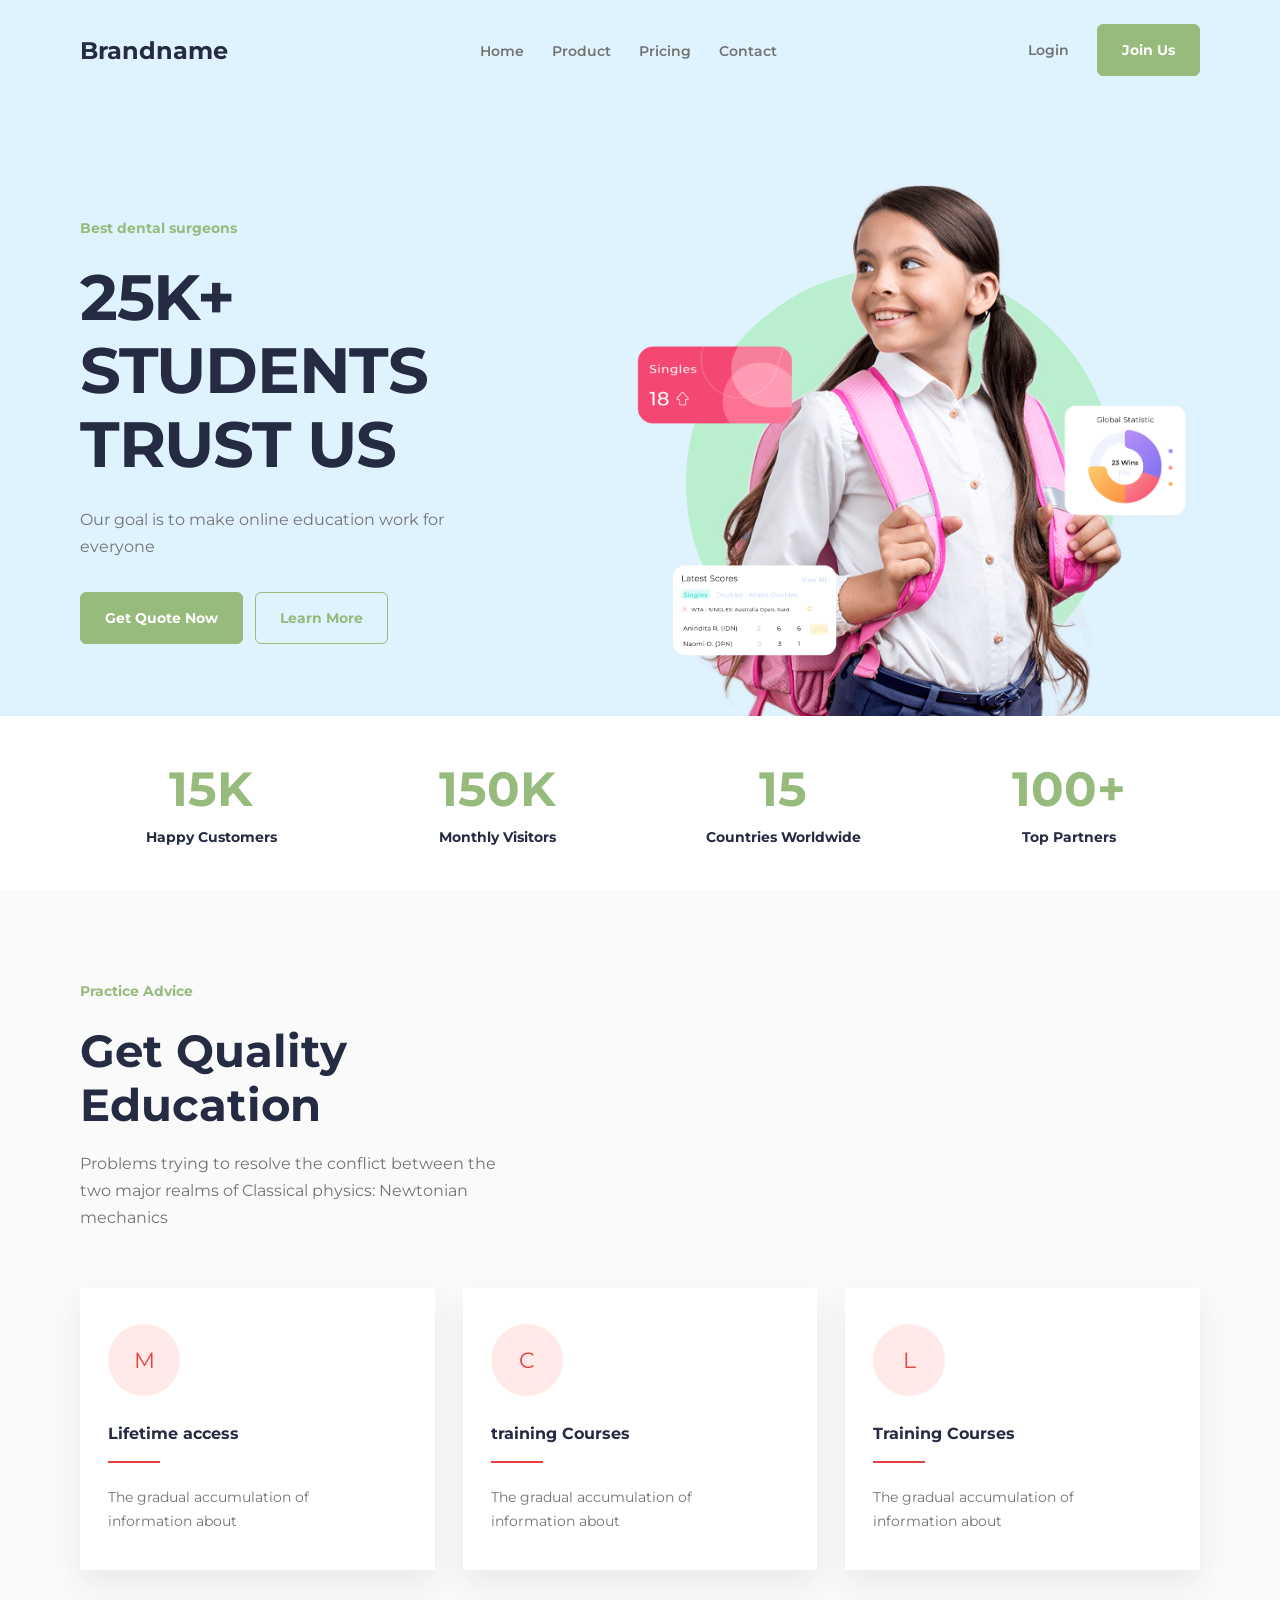
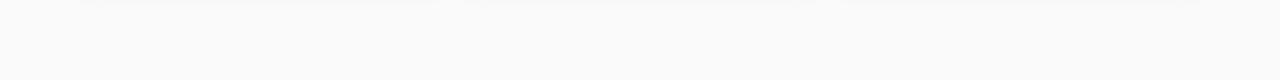
<file: index.html>
<!DOCTYPE html>
<html lang="pt">
<head>
    <meta charset="UTF-8">
    <meta name="viewport" content="width=device-width, initial-scale=1.0">
    <title>BrandName</title>
    <link rel="preconnect" href="https://fonts.googleapis.com">
    <link rel="preconnect" href="https://fonts.gstatic.com" crossorigin>
    <link href="https://fonts.googleapis.com/css2?family=Montserrat:wght@400;500;700;800&display=swap" rel="stylesheet">
    <link rel="stylesheet" href="style.css">
</head>
<body>
    <section class="hero-section">
        <div class="container">
            <header class="navbar">
                <div class="logotipo">Brandname</div>
                <nav class="menu" aria-label="Principal">
                    <ul>
                        <li><a class="item-link" href="#">Home</a></li>
                        <li><a class="item-link" href="products/product.html">Product</a></li>
                        <li><a class="item-link" href="#">Pricing</a></li>
                        <li><a class="item-link" href="contacts/contact.html">Contact</a></li>
                    </ul>
                </nav>
                <div class="nav-auth">
                    <a href="#" class="btn-login">Login</a>
                    <a href="#" class="btn btn-primary">Join Us</a>
                </div>
            </header>

            <div class="hero">
                <section class="hero-content">
                    <p class="section-kicker">Best dental surgeons</p>
                    <h1>25K+ STUDENTS TRUST US</h1>
                    <p class="hero-description">Our goal is to make online education work for everyone</p>
                    <div class="hero-actions">
                        <a href="#" class="btn btn-primary">Get Quote Now</a>
                        <a href="#" class="btn btn-secondary">Learn More</a>
                    </div>
                </section>

                <section class="hero-visual" aria-label="Destaques visuais">
                    <div class="visual-circle"></div>
                    <img class="student-image" src="images/technology.png" alt="Estudante sorrindo com mochila">
                    <img class="floating-card single" src="images/Singles.png" alt="Cartao com destaque de singles">
                    <img class="floating-card scores" src="images/Scores.png" alt="Cartao com ultimas pontuacoes">
                    <img class="floating-card global-statics" src="images/Statistic.png" alt="Cartao com estatisticas globais">
                </section>
            </div>
        </div>
    </section>

    <section class="stats-section">
        <div class="container stats-grid">
            <article class="stat-item">
                <h2>15K</h2>
                <p>Happy Customers</p>
            </article>
            <article class="stat-item">
                <h2>150K</h2>
                <p>Monthly Visitors</p>
            </article>
            <article class="stat-item">
                <h2>15</h2>
                <p>Countries Worldwide</p>
            </article>
            <article class="stat-item">
                <h2>100+</h2>
                <p>Top Partners</p>
            </article>
        </div>
    </section>

    <section class="education-section">
        <div class="container">
            <div class="section-heading">
                <p class="section-kicker">Practice Advice</p>
                <h2>Get Quality Education</h2>
                <p class="section-description">Problems trying to resolve the conflict between the two major realms of Classical physics: Newtonian mechanics</p>
            </div>
            <div class="card-grid">
                <article class="feature-card">
                    <div class="card-icon">M</div>
                    <h3>Lifetime access</h3>
                    <span class="card-line"></span>
                    <p>The gradual accumulation of information about</p>
                </article>
                <article class="feature-card">
                    <div class="card-icon">C</div>
                    <h3>training Courses</h3>
                    <span class="card-line"></span>
                    <p>The gradual accumulation of information about</p>
                </article>
                <article class="feature-card">
                    <div class="card-icon">L</div>
                    <h3>Training Courses</h3>
                    <span class="card-line"></span>
                    <p>The gradual accumulation of information about</p>
                </article>
            </div>
        </div>
    </section>

    <script src="java.js"></script>
</body>
</html>
</file>
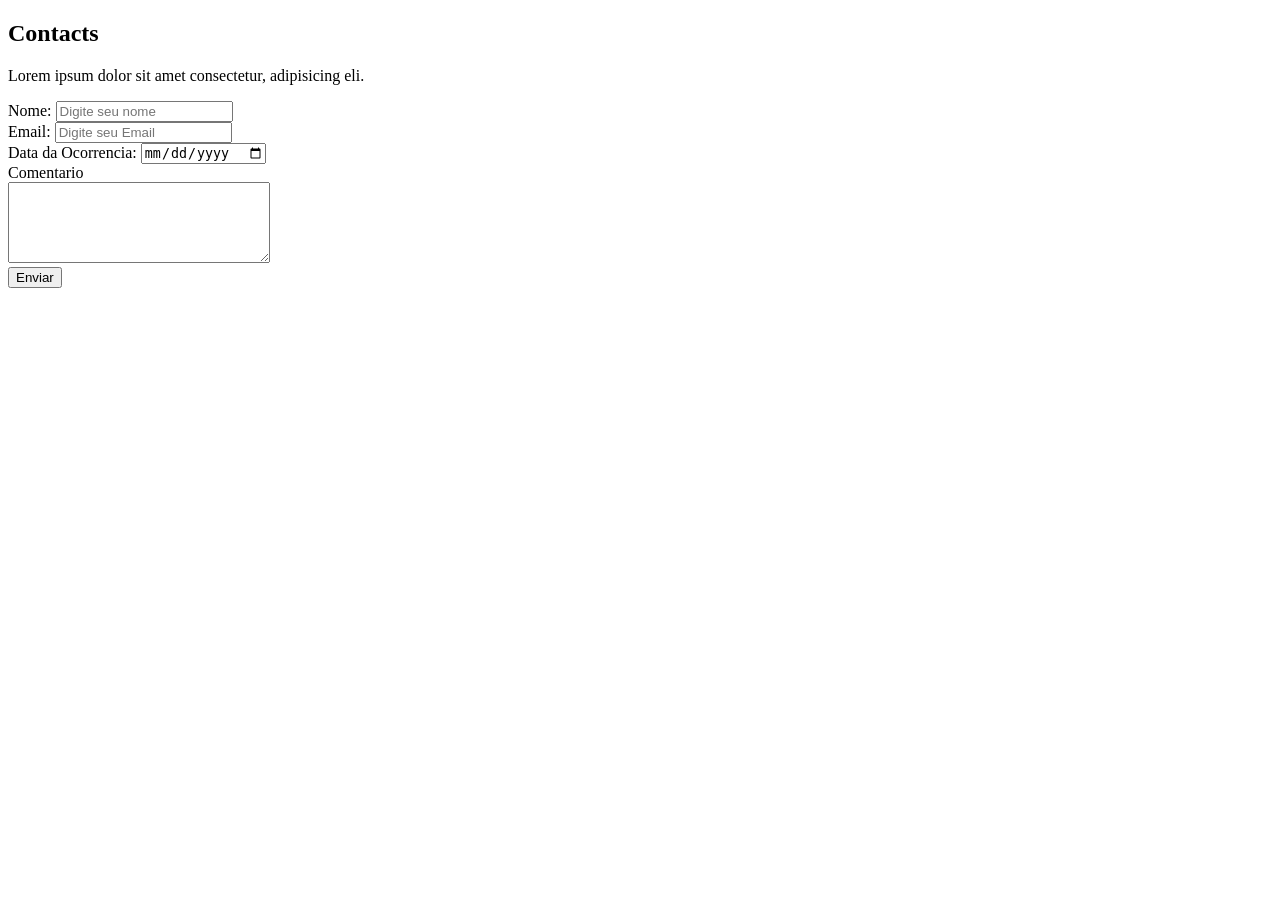
<file: contacts/contact.html>
<!DOCTYPE html>
<html lang="en">
<head>
    <meta charset="UTF-8">
    <meta name="viewport" content="width=device-width, initial-scale=1.0">
    <title>Contact</title>
</head>
<body>
    <section>
        <h1>Contacts</h1>
        <p id="desc">Lorem ipsum dolor sit amet consectetur, adipisicing eli.</p>
        <form>
            <div>
                <label for="caixa-nome">Nome:</label>
                <input type="text" id="caixa-nome" name="nome" placeholder="Digite seu nome" pattern="[A-Za-z]{10}">
            </div>
            <div>
                <label for="caixa-email">Email:</label>
                <input type="email" id="caixa-email" name="email" placeholder="Digite seu Email" required>
            </div>

            <div>
                <label for="caixa-data">Data da Ocorrencia:</label>
                <input type="date" id="caixa-data" name="data" required>
            </div>

            <div>
                <div>
                    <label for="comentario">Comentario</label>
                </div>
                <div>
                    <textarea name="comentario" id="comentario" rows="5" cols="30" required></textarea>
                </div>
            </div>
            <input type="submit" value="Enviar">
        </form>
        <!-- <iframe src="../index.html" frameborder="1"></iframe> -->
         <iframe src="https://www.google.com/maps/embed?pb=!1m18!1m12!1m3!1d4338.529121709758!2d-46.6427157!3d-23.550169099999998!2m3!1f0!2f0!3f0!3m2!1i1024!2i768!4f13.1!3m3!1m2!1s0x94ce584d233d2ff9%3A0x117d2705ed1c17a3!2sAv.%20Nove%20de%20Julho%2C%20455%20-%20Bela%20Vista%2C%20S%C3%A3o%20Paulo%20-%20SP%2C%2001313-000!5e1!3m2!1sen!2sbr!4v1772586998615!5m2!1sen!2sbr" width="600" height="450" style="border:0;" allowfullscreen="" loading="lazy" referrerpolicy="no-referrer-when-downgrade"></iframe>
    </section>

</body>
</html>
</file>
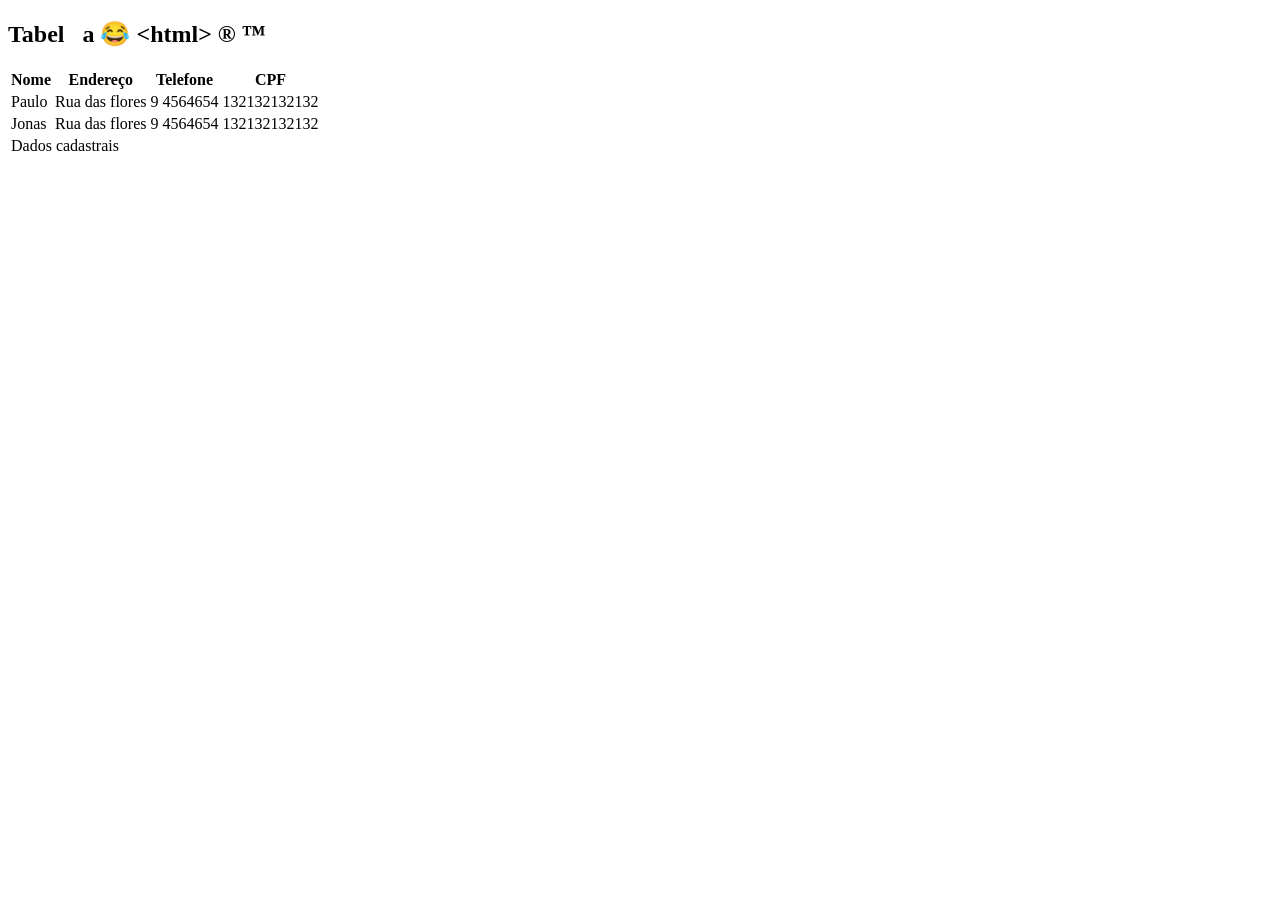
<file: extras/tabela.html>
<!DOCTYPE html>
<html lang="en">
<head>
    <meta charset="UTF-8">
    <meta name="viewport" content="width=device-width, initial-scale=1.0">
    <title>Tabela</title>
</head>
<body>
    <section>
        <h1>Tabel&nbsp;&nbsp;&nbsp;a  &#128514;           &lt;html&gt; &reg; &trade;</h1>
        <table>
            <thead>
                <tr>
                    <th> Nome </th>
                    <th>Endereço</th>
                    <th>Telefone</th>
                    <th>CPF</th>
                </tr>
            </thead>
            <tbody>
                <tr>
                    <td>Paulo</td>
                    <td>Rua das flores</td>
                    <td>9 4564654</td>
                    <td>132132132132</td>
                </tr>
                 <tr>
                    <td>Jonas</td>
                    <td>Rua das flores</td>
                    <td>9 4564654</td>
                    <td>132132132132</td>
                </tr>
            </tbody>
            <tfoot>
                <tr>
                    <td colspan="4"> Dados cadastrais</td>
                </tr>
            </tfoot>
        </table>

    </section>
</body>
</html>
</file>
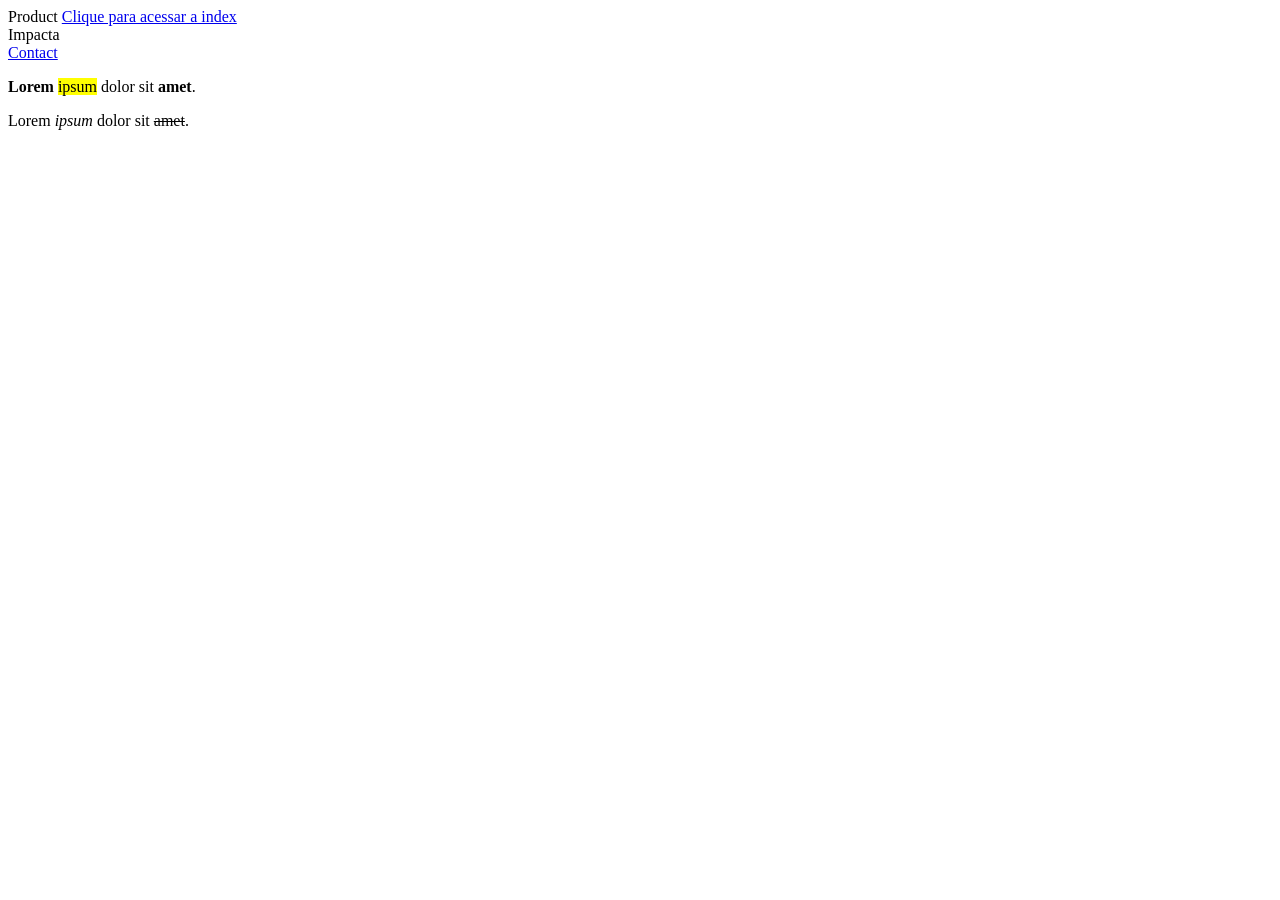
<file: products/product.html>
<!DOCTYPE html>
<html lang="en">
<head>
    <meta charset="UTF-8">
    <meta name="viewport" content="width=device-width, initial-scale=1.0">
    <title>Product</title>
</head>
<body>
    Product
    <a href="../index.html">
        Clique para acessar a index
    </a>
    <div>
        Impacta
    </div>
    <a href="../contacts/contact.html">
        Contact
    </a>

    <p>
       <b>Lorem</b> <mark>ipsum</mark> dolor sit <strong>amet</strong>. 
    </p>

    <p>
       Lorem <i>ipsum</i> dolor sit <del>amet</del>. 
    </p>
    

</body>
</html>
</file>
<file: style.css>
:root {
    --primary-color: #96bb7c;
    --primary-dark: #7faa5f;
    --light-color: #ffffff;
    --hero-bg: #dff3ff;
    --page-bg: #fafafa;
    --brand-color: #252b42;
    --text-muted: #737373;
    --shadow-color: rgba(38, 51, 77, 0.08);
    --accent-red: #e74040;
}

* {
    margin: 0;
    padding: 0;
    box-sizing: border-box;
}

html {
    -webkit-text-size-adjust: 100%;
}

body {
    font-family: "Montserrat", sans-serif;
    background: var(--page-bg);
    color: var(--brand-color);
    overflow-x: hidden;
}

img {
    display: block;
    max-width: 100%;
    height: auto;
}

a {
    text-decoration: none;
}

.container {
    width: min(1120px, calc(100% - 48px));
    margin: 0 auto;
}

.hero-section {
    background: var(--hero-bg);
}

.navbar {
    display: flex;
    align-items: center;
    justify-content: space-between;
    gap: 24px;
    padding: 24px 0;
}

.logotipo {
    font-size: clamp(1.2rem, 2vw, 1.5rem);
    font-weight: 700;
    color: var(--brand-color);
}

.menu ul,
.nav-auth {
    display: flex;
    align-items: center;
    gap: 28px;
    list-style: none;
}

.menu ul {
    flex-wrap: wrap;
    justify-content: center;
}

.item-link,
.btn-login {
    color: var(--text-muted);
    font-size: 0.9rem;
    font-weight: 600;
}

.item-link:hover,
.btn-login:hover {
    color: var(--brand-color);
}

.btn {
    display: inline-flex;
    align-items: center;
    justify-content: center;
    gap: 8px;
    min-height: 52px;
    padding: 0 24px;
    border-radius: 6px;
    font-size: 0.9rem;
    font-weight: 700;
    transition: 0.2s ease;
    text-align: center;
}

.btn-primary {
    background: var(--primary-color);
    color: var(--light-color);
    border: 1px solid var(--primary-color);
}

.btn-primary:hover {
    background: var(--primary-dark);
    border-color: var(--primary-dark);
}

.btn-secondary {
    color: var(--primary-color);
    border: 1px solid var(--primary-color);
    background: transparent;
}

.btn-secondary:hover {
    background: rgba(150, 187, 124, 0.08);
}

.hero {
    display: grid;
    grid-template-columns: minmax(280px, 470px) minmax(280px, 1fr);
    align-items: end;
    gap: clamp(24px, 4vw, 56px);
    padding: 56px 0 0;
}

.section-kicker {
    color: var(--primary-color);
    font-size: 0.9rem;
    font-weight: 700;
    margin-bottom: 24px;
}

.hero-content {
    min-width: 0;
    padding-bottom: 72px;
}

.hero-content h1 {
    font-size: clamp(2.2rem, 5vw, 4.4rem);
    line-height: 1.15;
    letter-spacing: -0.02em;
    margin-bottom: 24px;
    overflow-wrap: anywhere;
}

.hero-description,
.section-description {
    color: var(--text-muted);
    font-size: 1rem;
    line-height: 1.7;
    max-width: 420px;
}

.hero-actions {
    display: flex;
    flex-wrap: wrap;
    gap: 12px;
    margin-top: 32px;
}

.hero-visual {
    --pointer-x: 0px;
    --pointer-y: 0px;
    position: relative;
    min-height: 560px;
    display: flex;
    align-items: end;
    justify-content: center;
    align-self: end;
    min-width: 0;
    isolation: isolate;
}

.visual-circle {
    position: absolute;
    width: min(430px, 78%);
    aspect-ratio: 1;
    border-radius: 50%;
    background: #b9efcf;
    bottom: 18px;
    left: 50%;
    transform: translateX(-50%) scale(0.9);
    opacity: 0;
    transition: transform 700ms ease, opacity 700ms ease;
}

.student-image,
.floating-card {
    will-change: transform;
}

.student-image {
    position: relative;
    width: min(470px, 100%);
    z-index: 2;
    opacity: 0;
    transform: translate3d(0, 36px, 0) scale(0.98);
    transition: transform 800ms cubic-bezier(0.22, 1, 0.36, 1), opacity 800ms ease;
}

.floating-card {
    position: absolute;
    z-index: 3;
    opacity: 0;
    transform: translate3d(0, 18px, 0) scale(0.96);
    transition: transform 700ms cubic-bezier(0.22, 1, 0.36, 1), opacity 700ms ease;
    animation: floatCard 4.8s ease-in-out infinite;
    animation-play-state: paused;
}

.single {
    width: clamp(100px, 18vw, 155px);
    left: 6%;
    top: 190px;
    animation-delay: 0s;
}

.scores {
    width: clamp(120px, 22vw, 180px);
    left: 12%;
    bottom: 38px;
    animation-delay: 0.9s;
}

.global-statics {
    width: clamp(110px, 18vw, 150px);
    right: 0;
    top: 240px;
    animation-delay: 1.4s;
}

.hero-visual.is-visible .visual-circle {
    opacity: 1;
    transform: translateX(-50%) scale(1);
}

.hero-visual.is-visible .student-image {
    opacity: 1;
    transform: translate3d(calc(var(--pointer-x) * 0.18), calc(var(--pointer-y) * 0.18), 0);
}

.hero-visual.is-visible .floating-card {
    opacity: 1;
    animation-play-state: running;
}

.hero-visual.is-visible .single {
    transform: translate3d(calc(var(--pointer-x) * -0.45), calc(var(--pointer-y) * -0.45), 0);
}

.hero-visual.is-visible .scores {
    transform: translate3d(calc(var(--pointer-x) * -0.28), calc(var(--pointer-y) * 0.34), 0);
}

.hero-visual.is-visible .global-statics {
    transform: translate3d(calc(var(--pointer-x) * 0.42), calc(var(--pointer-y) * -0.32), 0);
}

.stats-section {
    background: var(--light-color);
}

.stats-grid {
    display: grid;
    grid-template-columns: repeat(4, minmax(0, 1fr));
    gap: 24px;
    padding: 44px 0;
}

.stat-item {
    text-align: center;
}

.stat-item h2 {
    color: var(--primary-color);
    font-size: clamp(2rem, 4vw, 3rem);
    font-weight: 700;
    margin-bottom: 10px;
}

.stat-item p {
    color: var(--brand-color);
    font-size: 0.88rem;
    font-weight: 700;
}

.education-section {
    padding: 92px 0 110px;
}

.section-heading {
    max-width: 520px;
    margin-bottom: 56px;
}

.section-heading h2 {
    font-size: clamp(2rem, 4vw, 2.8rem);
    margin-bottom: 18px;
    overflow-wrap: anywhere;
}

.card-grid {
    display: grid;
    grid-template-columns: repeat(3, minmax(0, 1fr));
    gap: 28px;
}

.feature-card {
    background: var(--light-color);
    padding: 36px 28px;
    box-shadow: 0 14px 28px var(--shadow-color);
    min-height: 255px;
}

.card-icon {
    width: 72px;
    height: 72px;
    display: grid;
    place-items: center;
    border-radius: 50%;
    background: #ffe9e9;
    color: var(--accent-red);
    font-size: 1.4rem;
    margin-bottom: 28px;
}

.feature-card h3 {
    font-size: 1rem;
    margin-bottom: 18px;
}

.card-line {
    display: inline-block;
    width: 52px;
    height: 2px;
    background: var(--accent-red);
    margin-bottom: 18px;
}

.feature-card p {
    color: var(--text-muted);
    font-size: 0.9rem;
    line-height: 1.7;
    max-width: 220px;
}

@keyframes floatCard {
    0%,
    100% {
        translate: 0 0;
    }

    50% {
        translate: 0 -10px;
    }
}

@media (max-width: 1080px) {
    .navbar {
        justify-content: center;
    }

    .menu,
    .nav-auth {
        width: 100%;
        justify-content: center;
    }

    .hero {
        grid-template-columns: 1fr;
        padding-top: 24px;
    }

    .hero-content {
        max-width: 620px;
        padding-bottom: 24px;
    }

    .hero-visual {
        min-height: 420px;
        width: min(100%, 560px);
        margin: 0 auto;
    }

    .single {
        top: 130px;
    }

    .global-statics {
        top: 180px;
    }

    .stats-grid,
    .card-grid {
        grid-template-columns: repeat(2, minmax(0, 1fr));
    }
}

@media (max-width: 640px) {
    .container {
        width: min(100% - 32px, 1120px);
    }

    .navbar {
        align-items: center;
        gap: 16px;
    }

    .menu ul,
    .nav-auth,
    .hero-actions {
        gap: 14px;
    }

    .nav-auth {
        flex-wrap: wrap;
    }

    .btn,
    .hero-actions .btn {
        width: 100%;
    }

    .hero {
        gap: 28px;
    }

    .hero-visual {
        min-height: 320px;
    }

    .visual-circle {
        width: min(280px, 82%);
        bottom: 12px;
    }

    .single {
        left: 0;
        top: 60px;
    }

    .scores {
        left: 10px;
        bottom: 10px;
    }

    .global-statics {
        right: 0;
        top: 110px;
    }

    .stats-grid,
    .card-grid {
        grid-template-columns: 1fr;
    }

    .education-section {
        padding: 72px 0 84px;
    }

    .feature-card {
        min-height: auto;
    }
}

@media (max-width: 420px) {
    .menu ul {
        gap: 10px 16px;
    }

    .item-link,
    .btn-login,
    .btn {
        font-size: 0.85rem;
    }

    .hero-content h1 {
        font-size: 1.95rem;
    }

    .hero-description,
    .section-description,
    .feature-card p {
        font-size: 0.92rem;
    }

    .hero-visual {
        min-height: 280px;
    }
}

@media (prefers-reduced-motion: reduce) {
    .visual-circle,
    .student-image,
    .floating-card {
        animation: none !important;
        transition: none !important;
        opacity: 1 !important;
        transform: none !important;
    }
}
</file>
